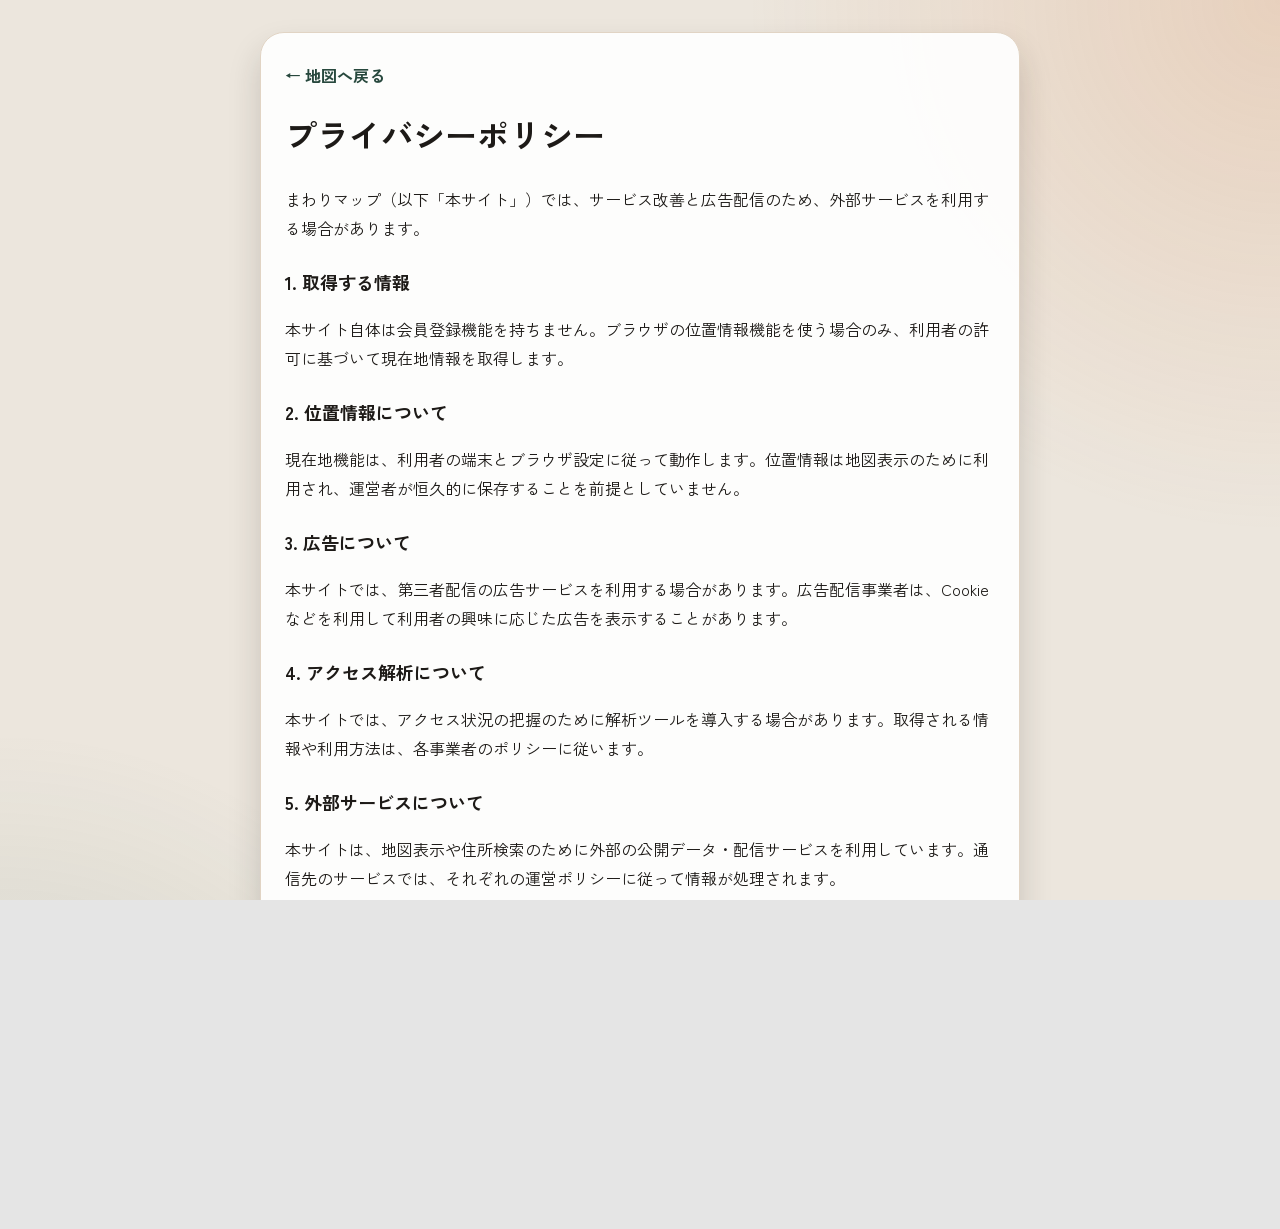
<file: privacy.html>
<!doctype html>
<html lang="ja">

<head>
  <meta charset="utf-8" />
  <meta name="viewport" content="width=device-width, initial-scale=1" />
  <title>プライバシーポリシー | まわりマップ</title>
  <link rel="preconnect" href="https://fonts.googleapis.com" />
  <link rel="preconnect" href="https://fonts.gstatic.com" crossorigin />
  <link
    href="https://fonts.googleapis.com/css2?family=Space+Grotesk:wght@400;500;600;700&family=Zen+Kaku+Gothic+New:wght@400;500;700&display=swap"
    rel="stylesheet" />
  <link rel="stylesheet" href="styles.css" />
</head>

<body>
  <div class="doc-page">
    <main class="doc-card">
      <a class="doc-back" href="./index.html">← 地図へ戻る</a>
      <h1>プライバシーポリシー</h1>
      <p>まわりマップ（以下「本サイト」）では、サービス改善と広告配信のため、外部サービスを利用する場合があります。</p>

      <h2>1. 取得する情報</h2>
      <p>本サイト自体は会員登録機能を持ちません。ブラウザの位置情報機能を使う場合のみ、利用者の許可に基づいて現在地情報を取得します。</p>

      <h2>2. 位置情報について</h2>
      <p>現在地機能は、利用者の端末とブラウザ設定に従って動作します。位置情報は地図表示のために利用され、運営者が恒久的に保存することを前提としていません。</p>

      <h2>3. 広告について</h2>
      <p>本サイトでは、第三者配信の広告サービスを利用する場合があります。広告配信事業者は、Cookie などを利用して利用者の興味に応じた広告を表示することがあります。</p>

      <h2>4. アクセス解析について</h2>
      <p>本サイトでは、アクセス状況の把握のために解析ツールを導入する場合があります。取得される情報や利用方法は、各事業者のポリシーに従います。</p>

      <h2>5. 外部サービスについて</h2>
      <p>本サイトは、地図表示や住所検索のために外部の公開データ・配信サービスを利用しています。通信先のサービスでは、それぞれの運営ポリシーに従って情報が処理されます。</p>

      <h2>6. 免責</h2>
      <p>本サイトは目安確認用のツールです。内容の正確性や完全性を保証するものではなく、本サイトの利用によって生じた損害について責任を負いません。</p>

      <h2>7. お問い合わせ</h2>
      <p>運営情報やお問い合わせ先は、公開時の GitHub リポジトリまたは掲載先プロフィールで案内します。</p>
    </main>
  </div>
</body>

</html>
</file>
<file: styles.css>
:root {
  --ink: #1d1a17;
  --muted: #5b524a;
  --accent: #3b6e5c;
  --accent-dark: #27483d;
  --warm: #d47b3f;
  --card: #ffffff;
  --stroke: #e1d4c4;
  --shadow: 0 18px 32px rgba(40, 33, 25, 0.18);
  --radius-lg: 18px;
  --radius-md: 12px;
}

* {
  box-sizing: border-box;
}

html,
body {
  height: 100%;
  overflow: hidden;
}

body {
  margin: 0;
  font-family: "Zen Kaku Gothic New", "Space Grotesk", sans-serif;
  color: var(--ink);
  background: #e5e5e5;
}

.doc-page {
  min-height: 100vh;
  padding: 32px 20px;
  background:
    radial-gradient(circle at top right, rgba(212, 123, 63, 0.2), transparent 30%),
    radial-gradient(circle at bottom left, rgba(59, 110, 92, 0.18), transparent 28%),
    #ece6dd;
}

.doc-card {
  width: min(760px, 100%);
  margin: 0 auto;
  background: rgba(255, 255, 255, 0.92);
  border: 1px solid var(--stroke);
  border-radius: 24px;
  box-shadow: var(--shadow);
  padding: 28px 24px;
  line-height: 1.8;
}

.doc-card h1,
.doc-card h2 {
  margin-top: 0;
}

.doc-card h2 {
  margin-top: 24px;
  font-size: 18px;
}

.doc-back {
  display: inline-block;
  margin-bottom: 16px;
  color: var(--accent-dark);
  text-decoration: none;
  font-weight: 700;
}

.page {
  min-height: 100vh;
  padding: 0;
  position: relative;
  overflow: hidden;
}

.page::before {
  content: "";
  position: absolute;
  inset: -120px -160px auto auto;
  width: 420px;
  height: 420px;
  background: radial-gradient(circle, rgba(212, 123, 63, 0.24), transparent 70%);
  z-index: 0;
}

.page::after {
  content: "";
  position: absolute;
  left: -140px;
  bottom: -120px;
  width: 360px;
  height: 360px;
  background: radial-gradient(circle, rgba(59, 110, 92, 0.24), transparent 70%);
  z-index: 0;
}

.hero,
.main,
.footer {
  position: relative;
  z-index: 1;
}

.topbar {
  display: flex;
  align-items: center;
  justify-content: space-between;
  gap: 16px;
  padding: 12px 24px;
  background: rgba(245, 245, 245, 0.95);
  border-bottom: 1px solid var(--stroke);
  animation: fadeUp 0.6s ease both;
  position: sticky;
  top: 0;
  z-index: 5;
}

.status {
  padding: 8px 24px;
  background: #f1f1f1;
  border-bottom: 1px solid var(--stroke);
  font-size: 12px;
  color: var(--muted);
}

.brand {
  display: flex;
  align-items: center;
  gap: 10px;
  font-family: "Space Grotesk", "Zen Kaku Gothic New", sans-serif;
  font-weight: 600;
}

.brand__title {
  font-size: 15px;
}

.brand__badge {
  font-size: 11px;
  padding: 4px 8px;
  border-radius: 999px;
  background: rgba(59, 110, 92, 0.14);
  color: var(--accent-dark);
}

.search {
  display: flex;
  align-items: center;
  gap: 10px;
  flex: 1;
  justify-content: flex-end;
}

.search input {
  min-width: 240px;
  max-width: 420px;
  width: 100%;
  padding: 10px 14px;
  border-radius: 999px;
  border: 1px solid var(--stroke);
  background: #fbf8f3;
  font-size: 14px;
  font-family: inherit;
}

.btn {
  border-radius: 999px;
  padding: 10px 16px;
  font-weight: 600;
  border: 1px solid transparent;
  cursor: pointer;
  font-family: "Space Grotesk", "Zen Kaku Gothic New", sans-serif;
}

.btn.primary {
  background: var(--accent);
  color: #fff;
  border-color: var(--accent-dark);
}

.btn.ghost {
  background: #f4eee6;
  color: var(--accent-dark);
  border-color: var(--stroke);
}

.map-panel {
  height: calc(100vh - 104px);
  min-height: 520px;
}

.leaflet-popup-content {
  margin: 10px 12px;
}

.leaflet-popup-content .radius-popup {
  display: grid;
  gap: 8px;
  min-width: 220px;
}

.leaflet-popup-content .radius-row {
  display: grid;
  grid-template-columns: 44px 90px 24px auto;
  align-items: center;
  gap: 8px;
}

.leaflet-popup-content .radius-label {
  font-weight: 700;
}

.leaflet-popup-content .radius-input {
  width: 90px;
  padding: 4px 6px;
  border: 1px solid var(--stroke);
  border-radius: 6px;
}

.leaflet-popup-content .color-dot {
  width: 22px;
  height: 22px;
  border-radius: 50%;
  border: 2px solid #ffffff;
  box-shadow: 0 0 0 1px rgba(0, 0, 0, 0.15);
  background: var(--dot);
  cursor: pointer;
  padding: 0;
}

.leaflet-popup-content .color-dot.is-active {
  box-shadow: 0 0 0 2px rgba(31, 111, 85, 0.5);
}

.leaflet-popup-content .color-dot--toggle {
  margin-right: 0;
}

.leaflet-popup-content .radius-unit {
  font-size: 12px;
  color: var(--muted);
}

.leaflet-popup-content .radius-actions {
  display: grid;
  grid-template-columns: 1fr 1fr;
  gap: 8px;
  margin-top: 4px;
}

.leaflet-popup-content .radius-btn {
  background: #ececec;
  border: 1px solid #bfbfbf;
  border-radius: 6px;
  padding: 6px 8px;
  font-size: 12px;
  cursor: pointer;
  font-weight: 600;
}

.leaflet-popup-content .radius-btn--danger {
  background: #e7c3c3;
  border-color: #b88f8f;
  color: #5d1c1c;
}


.map-placeholder {
  position: relative;
  height: 100%;
  overflow: hidden;
}

#map {
  width: 100%;
  height: 100%;
}

.modal {
  position: fixed;
  inset: 0;
  display: flex;
  align-items: center;
  justify-content: center;
  background: rgba(0, 0, 0, 0.25);
  z-index: 2000;
  padding: 24px;
}

.modal.is-hidden {
  display: none;
}

.modal__content {
  background: #fff;
  border-radius: var(--radius-lg);
  padding: 20px;
  width: min(420px, 92vw);
  box-shadow: var(--shadow);
  border: 1px solid var(--stroke);
}

.modal__header {
  display: flex;
  align-items: center;
  justify-content: space-between;
  margin-bottom: 12px;
}

.modal__header h2 {
  margin: 0;
  font-size: 18px;
}

.icon-btn {
  background: #f4eee6;
  border: 1px solid var(--stroke);
  border-radius: 999px;
  width: 36px;
  height: 36px;
  font-size: 18px;
  cursor: pointer;
}

.modal__content ol {
  margin: 0 0 12px;
  padding-left: 18px;
  color: var(--muted);
  font-size: 14px;
  line-height: 1.6;
}

.modal__body,
.modal__list {
  margin: 0 0 12px;
  color: var(--muted);
  font-size: 14px;
  line-height: 1.7;
}

.modal__list {
  padding-left: 18px;
}

.modal__note {
  margin: 0;
  font-size: 12px;
  color: var(--muted);
}

.results-list {
  display: grid;
  gap: 8px;
  margin-bottom: 12px;
}

.result-item {
  text-align: left;
  background: #f7f4ef;
  border: 1px solid var(--stroke);
  border-radius: 8px;
  padding: 8px 10px;
  font-size: 13px;
  cursor: pointer;
}

.result-item:hover {
  background: #efe7dc;
}

.site-tools {
  position: fixed;
  right: 20px;
  bottom: 20px;
  z-index: 1200;
  display: flex;
  gap: 10px;
  flex-wrap: wrap;
  justify-content: flex-end;
}

.chip-btn {
  appearance: none;
  border: 1px solid rgba(255, 255, 255, 0.5);
  background: rgba(29, 26, 23, 0.78);
  color: #fff;
  border-radius: 999px;
  padding: 10px 14px;
  font: inherit;
  font-size: 13px;
  cursor: pointer;
  text-decoration: none;
  box-shadow: 0 12px 24px rgba(0, 0, 0, 0.18);
  backdrop-filter: blur(10px);
}

.chip-btn--link {
  display: inline-flex;
  align-items: center;
}

@keyframes fadeUp {
  from {
    opacity: 0;
    transform: translateY(12px);
  }

  to {
    opacity: 1;
    transform: translateY(0);
  }
}


@media (max-width: 980px) {
  .map-panel {
    height: calc(100vh - 150px);
  }
}

@media (max-width: 680px) {
  .page {
    display: flex;
    flex-direction: column;
    /* モバイルではページ全体を画面いっぱいに */
    height: 100vh;
    overflow: hidden;
  }

  .topbar {
    position: absolute;
    top: 16px;
    left: 16px;
    right: 16px;
    background: transparent;
    border-bottom: none;
    padding: 0;
    flex-direction: column;
    align-items: stretch;
    gap: 12px;
    z-index: 1000;
    /* Leafletより上にする */
    pointer-events: none;
    /* 下の地図を触れるように */
  }

  .brand,
  .status {
    display: none;
    /* モバイルではタイトルとステータスを隠してスッキリさせる */
  }

  .search {
    pointer-events: auto;
    /* 検索ボックスは触れるように */
    background: rgba(255, 255, 255, 0.96);
    padding: 12px;
    border-radius: 16px;
    box-shadow: 0 4px 20px rgba(0, 0, 0, 0.15);
    flex-direction: column;
    gap: 12px;
    align-items: stretch;
    border: 1px solid rgba(0, 0, 0, 0.05);
  }

  .search input {
    max-width: none;
    background: #f4f4f5;
    border: 1px solid transparent;
    font-size: 16px;
    /* iOSでズームしないサイズ */
    height: 48px;
  }

  .search input:focus {
    background: #fff;
    border-color: var(--accent);
  }

  /* ボタンを横並びにするラッパーがあれば良いが、一旦Flexで調整 */
  .search button {
    height: 44px;
  }

  /* 検索内のボタン配置を調整（もしボタンが横並びなら） */
  .search {
    display: grid;
    grid-template-columns: repeat(3, 1fr);
    grid-template-rows: auto auto;
  }

  .search input {
    grid-column: 1 / -1;
  }

  .btn {
    width: 100%;
  }

  /* 地図を画面いっぱいに */
  .map-panel {
    position: absolute;
    inset: 0;
    height: 100% !important;
    z-index: 1;
    min-height: auto;
  }

  /* 検索結果などを下から出す場合の調整 */
  .results-list {
    max-height: 40vh;
    overflow-y: auto;
  }

  .site-tools {
    left: 16px;
    right: 16px;
    bottom: 16px;
    justify-content: stretch;
  }

  .chip-btn,
  .chip-btn--link {
    flex: 1 1 0;
    justify-content: center;
    text-align: center;
  }
}
</file>
